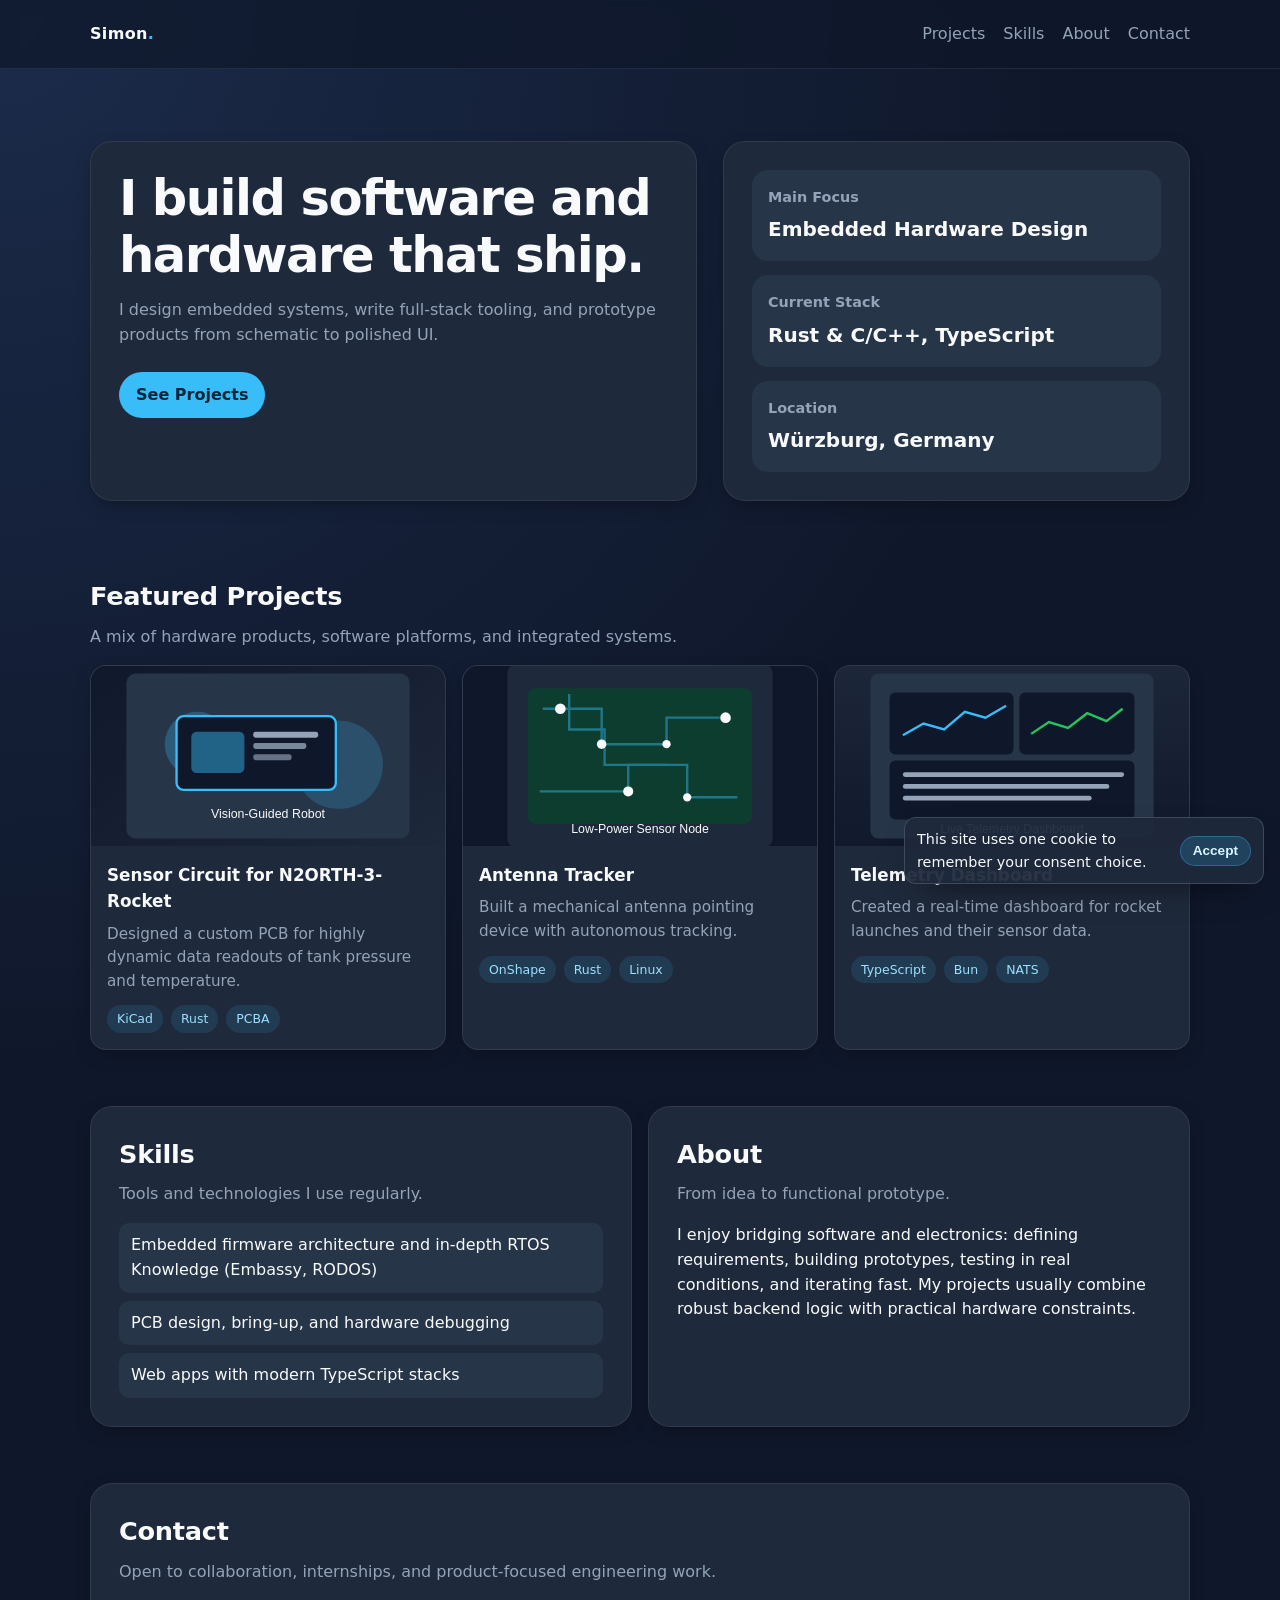
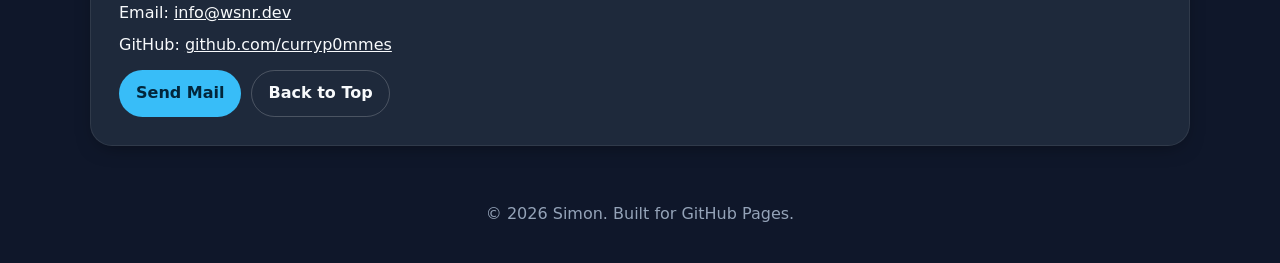
<file: website/index.html>
<!DOCTYPE html>
<html lang="en">
<head>
	<meta charset="UTF-8">
	<meta name="viewport" content="width=device-width, initial-scale=1.0">
	<meta name="description" content="Portfolio of Simon, coding and hardware projects.">
	<title>Simon | Portfolio</title>
	<link rel="stylesheet" href="./css/tokens.css">
	<link rel="stylesheet" href="./css/portfolio.css">
</head>
<body>
	<nav class="top-nav">
		<div class="container nav-inner">
			<div class="brand">Simon<span>.</span></div>
			<div class="nav-links">
				<a href="#projects">Projects</a>
				<a href="#skills">Skills</a>
				<a href="#about">About</a>
				<a href="#contact">Contact</a>
			</div>
		</div>
	</nav>

	<header class="hero container" id="top">
		<div class="hero-grid">
			<section class="panel">
				<h1>I build software and hardware that ship.</h1>
				<p class="tagline">
					I design embedded systems, write full-stack tooling, and prototype products from schematic to polished UI.
				</p>
				<div class="cta-row">
					<a class="btn btn-primary" href="#projects">See Projects</a>
				</div>
			</section>

			<aside class="panel quick-stats" aria-label="Quick stats">
				<div class="stat">
					<h3>Main Focus</h3>
					<p>Embedded Hardware Design</p>
				</div>
				<div class="stat">
					<h3>Current Stack</h3>
					<p>Rust & C/C++, TypeScript</p>
				</div>
				<div class="stat">
					<h3>Location</h3>
					<p>Würzburg, Germany</p>
				</div>
			</aside>
		</div>
	</header>

	<main class="container">
		<section class="section" id="projects">
			<div class="section-head">
				<h2 class="section-title">Featured Projects</h2>
				<p class="section-subtitle">A mix of hardware products, software platforms, and integrated systems.</p>
			</div>

			<div class="projects-grid">
				<article class="project-card">
					<img src="./assets/project-vision.svg" alt="Vision guided robot project preview">
					<div class="project-content">
						<h3>Sensor Circuit for N2ORTH-3-Rocket</h3>
						<p>Designed a custom PCB for highly dynamic data readouts of tank pressure and temperature.</p>
						<div class="chips">
							<span class="chip">KiCad</span>
							<span class="chip">Rust</span>
							<span class="chip">PCBA</span>
						</div>
					</div>
				</article>

				<article class="project-card">
					<img src="./assets/project-pcb.svg" alt="Low power sensor node project preview">
					<div class="project-content">
						<h3>Antenna Tracker</h3>
						<p>Built a mechanical antenna pointing device with autonomous tracking.</p>
						<div class="chips">
							<span class="chip">OnShape</span>
							<span class="chip">Rust</span>
							<span class="chip">Linux</span>
						</div>
					</div>
				</article>

				<article class="project-card">
					<img src="./assets/project-dashboard.svg" alt="Live telemetry dashboard project preview">
					<div class="project-content">
						<h3>Telemetry Dashboard</h3>
						<p>Created a real-time dashboard for rocket launches and their sensor data.</p>
						<div class="chips">
							<span class="chip">TypeScript</span>
							<span class="chip">Bun</span>
							<span class="chip">NATS</span>
						</div>
					</div>
				</article>
			</div>
		</section>

		<section class="section" id="skills">
			<div class="two-col">
				<article class="panel">
					<div class="section-head">
						<h2 class="section-title">Skills</h2>
						<p class="section-subtitle">Tools and technologies I use regularly.</p>
					</div>
					<ul class="list">
						<li>Embedded firmware architecture and in-depth RTOS Knowledge (Embassy, RODOS)</li>
						<li>PCB design, bring-up, and hardware debugging</li>
						<li>Web apps with modern TypeScript stacks</li>
					</ul>
				</article>

				<article class="panel" id="about">
					<div class="section-head">
						<h2 class="section-title">About</h2>
						<p class="section-subtitle">From idea to functional prototype.</p>
					</div>
					<p>
						I enjoy bridging software and electronics: defining requirements, building prototypes, testing in real conditions, and iterating fast.
						My projects usually combine robust backend logic with practical hardware constraints.
					</p>
				</article>
			</div>
		</section>

		<section class="section" id="contact">
			<article class="panel contact-card">
				<div class="section-head">
					<h2 class="section-title">Contact</h2>
					<p class="section-subtitle">Open to collaboration, internships, and product-focused engineering work.</p>
				</div>
				<p>Email: <a href="mailto:info@wsnr.dev">info@wsnr.dev</a></p>
				<p>GitHub: <a href="https://github.com/curryp0mmes" target="_blank" rel="noopener noreferrer">github.com/curryp0mmes</a></p>
				<div class="contact-row">
					<a class="btn btn-primary" href="mailto:hello@example.com">Send Mail</a>
					<a class="btn btn-secondary" href="#top">Back to Top</a>
				</div>
			</article>
		</section>
	</main>

	<footer>
		© <span id="year"></span> Simon. Built for GitHub Pages.
	</footer>

	<div class="cookie-note" id="cookie-note" role="status" aria-live="polite">
		<span>This site uses one cookie to remember your consent choice.</span>
		<button type="button" id="cookie-note-accept" aria-label="Accept cookies">Accept</button>
	</div>

	<script>
		document.getElementById('year').textContent = new Date().getFullYear();
		const cookieNote = document.getElementById('cookie-note');
		const acceptCookieNote = document.getElementById('cookie-note-accept');

		function hasAcceptedCookies() {
			return document.cookie.split('; ').some((entry) => entry.startsWith('cookie_consent=accepted'));
		}

		function setCookieConsent() {
			const maxAge = 60 * 60 * 24 * 365;
			document.cookie = `cookie_consent=accepted; path=/; max-age=${maxAge}; SameSite=Lax`;
		}

		if (!hasAcceptedCookies()) {
			requestAnimationFrame(() => cookieNote.classList.add('is-visible'));
		}

		acceptCookieNote.addEventListener('click', () => {
			setCookieConsent();
			cookieNote.classList.remove('is-visible');
		});
	</script>
</body>
</html>
</file>
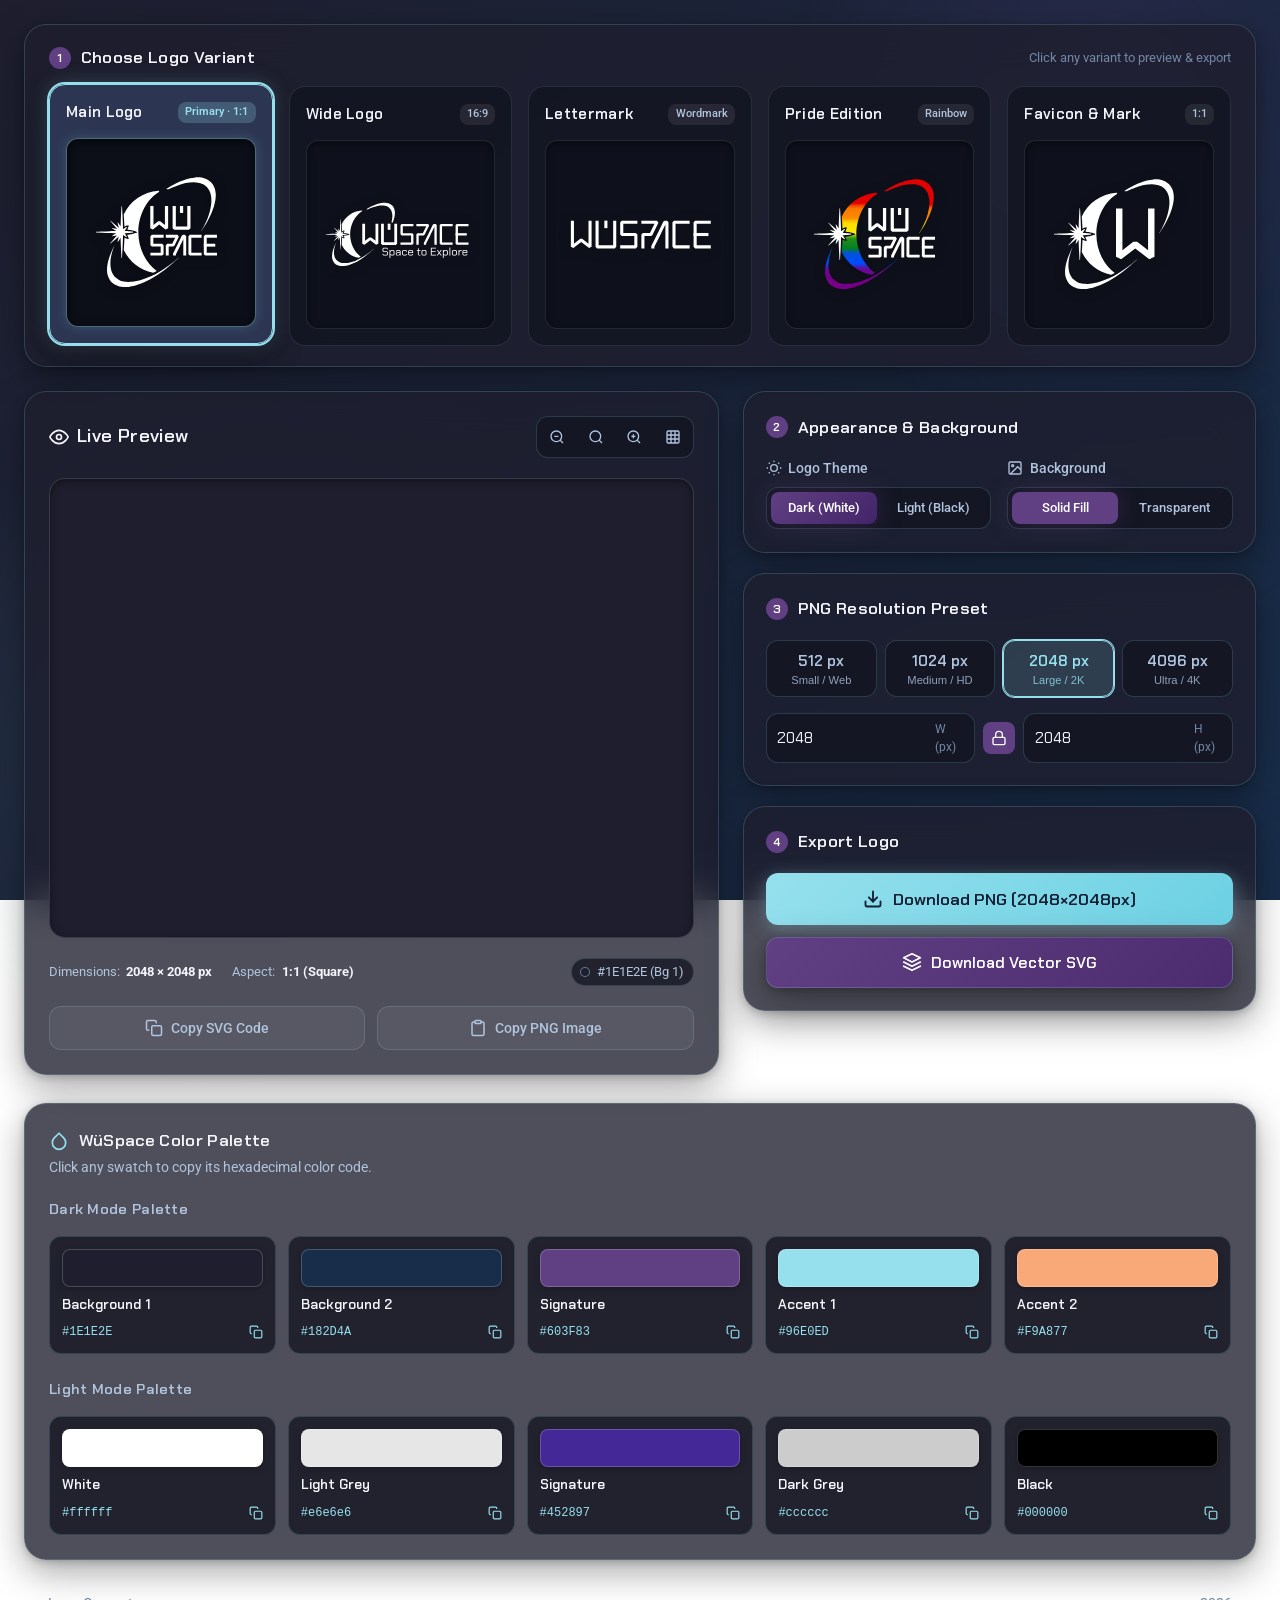
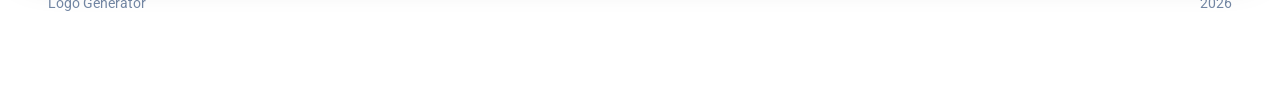
<file: website/logo/index.html>
<!DOCTYPE html>
<html lang="en">
<head>
  <meta charset="UTF-8">
  <meta name="viewport" content="width=device-width, initial-scale=1.0">
  <title>Unofficial WüSpace Logo Generator</title>
  <meta name="description" content="Generate, preview, customize, and export WüSpace vector logos in SVG and high-resolution PNG formats.">
  <link rel="icon" type="image/svg+xml" href="SVG/favicon-white.svg">

  <!-- Google Fonts: Chakra Petch (Semibold for titles) & Roboto (Body & UI) -->
  <link rel="preconnect" href="https://fonts.googleapis.com">
  <link rel="preconnect" href="https://fonts.gstatic.com" crossorigin>
  <link href="https://fonts.googleapis.com/css2?family=Chakra+Petch:ital,wght@0,300;0,400;0,500;0,600;0,700;1,300;1,400;1,500;1,600;1,700&family=Roboto:ital,wght@0,300;0,400;0,500;0,700;1,400&display=swap" rel="stylesheet">

  <!-- Stylesheet -->
  <link rel="stylesheet" href="css/style.css">
</head>
<body>
  <div class="app-container">

    <!-- SECTION 1: 5-Column Variant Selector (Horizontal on Laptop/Desktop) -->
    <section class="variant-selection-section" aria-label="Logo Variant Selection">
      <div class="variant-selection-card">
        <div class="control-card-header">
          <h2 class="section-title">
            <span class="step-badge">1</span>
            Choose Logo Variant
          </h2>
          <span style="font-size: 0.8rem; color: var(--text-muted);">Click any variant to preview & export</span>
        </div>

        <div class="variant-selection-list">
          <!-- 1. Main Logo (Square - Default) -->
          <div class="variant-card active" data-variant="square">
            <div class="variant-card-header">
              <span class="variant-card-title">Main Logo</span>
              <span class="variant-card-badge">Primary · 1:1</span>
            </div>
            <div class="variant-mini-preview"></div>
          </div>

          <!-- 2. Wide Logo -->
          <div class="variant-card" data-variant="wide">
            <div class="variant-card-header">
              <span class="variant-card-title">Wide Logo</span>
              <span class="variant-card-badge">16:9</span>
            </div>
            <div class="variant-mini-preview"></div>
          </div>

          <!-- 4. Lettermark -->
          <div class="variant-card" data-variant="lettermark">
            <div class="variant-card-header">
              <span class="variant-card-title">Lettermark</span>
              <span class="variant-card-badge">Wordmark</span>
            </div>
            <div class="variant-mini-preview"></div>
          </div>

          <!-- 5. Pride Edition -->
          <div class="variant-card" data-variant="pride">
            <div class="variant-card-header">
              <span class="variant-card-title">Pride Edition</span>
              <span class="variant-card-badge">Rainbow</span>
            </div>
            <div class="variant-mini-preview"></div>
          </div>

          <!-- 3. Favicon & Mark -->
          <div class="variant-card" data-variant="favicon">
            <div class="variant-card-header">
              <span class="variant-card-title">Favicon & Mark</span>
              <span class="variant-card-badge">1:1</span>
            </div>
            <div class="variant-mini-preview"></div>
          </div>
          
        </div>
      </div>
    </section>

    <!-- SECTION 2: Main Generator Grid (Preview Stage + Studio Options) -->
    <main class="main-generator-grid">

      <!-- LEFT COLUMN: Live Logo Preview Stage -->
      <section class="preview-stage-container" aria-label="Logo Preview">
        <div class="stage-card">
          <div class="stage-header">
            <div class="stage-title-wrap">
              <h2 class="stage-title">
                <svg width="20" height="20" viewBox="0 0 24 24" fill="none" stroke="currentColor" stroke-width="2" stroke-linecap="round" stroke-linejoin="round">
                  <path d="M1 12s4-8 11-8 11 8 11 8-4 8-11 8-11-8-11-8z"></path>
                  <circle cx="12" cy="12" r="3"></circle>
                </svg>
                Live Preview
              </h2>
            </div>

            <!-- Viewport Controls (Zoom, Grid) -->
            <div class="stage-view-controls">
              <button type="button" class="btn-icon-control" id="btnZoomOut" title="Zoom Out (-)">
                <svg width="16" height="16" viewBox="0 0 24 24" fill="none" stroke="currentColor" stroke-width="2"><circle cx="11" cy="11" r="8"></circle><line x1="21" y1="21" x2="16.65" y2="16.65"></line><line x1="8" y1="11" x2="14" y2="11"></line></svg>
              </button>
              <button type="button" class="btn-icon-control" id="btnZoomReset" title="Reset Zoom (100%)">
                <svg width="16" height="16" viewBox="0 0 24 24" fill="none" stroke="currentColor" stroke-width="2"><circle cx="11" cy="11" r="8"></circle><line x1="21" y1="21" x2="16.65" y2="16.65"></line></svg>
              </button>
              <button type="button" class="btn-icon-control" id="btnZoomIn" title="Zoom In (+)">
                <svg width="16" height="16" viewBox="0 0 24 24" fill="none" stroke="currentColor" stroke-width="2"><circle cx="11" cy="11" r="8"></circle><line x1="21" y1="21" x2="16.65" y2="16.65"></line><line x1="11" y1="8" x2="11" y2="14"></line><line x1="8" y1="11" x2="14" y2="11"></line></svg>
              </button>
              <button type="button" class="btn-icon-control" id="btnToggleGrid" title="Toggle Transparency Checkerboard">
                <svg width="16" height="16" viewBox="0 0 24 24" fill="none" stroke="currentColor" stroke-width="2"><rect x="3" y="3" width="18" height="18" rx="2" ry="2"></rect><line x1="3" y1="9" x2="21" y2="9"></line><line x1="3" y1="15" x2="21" y2="15"></line><line x1="9" y1="3" x2="9" y2="21"></line><line x1="15" y1="3" x2="15" y2="21"></line></svg>
              </button>
            </div>
          </div>

          <!-- The Viewport Stage -->
          <div class="preview-viewport-outer mode-white-bg" id="previewViewport">
            <div class="logo-display-wrapper" id="logoDisplayWrapper">
              <!-- SVG is dynamically inserted here -->
            </div>
          </div>

          <!-- Metadata & Specifications Bar -->
          <div class="stage-meta-footer">
            <div class="meta-info-group">
              <div class="meta-item">
                <span>Dimensions:</span>
                <strong id="metaDimensions">2048 × 2048 px</strong>
              </div>
              <div class="meta-item">
                <span>Aspect:</span>
                <strong id="metaRatio">1:1 (Square)</strong>
              </div>
            </div>
            <div class="meta-info-group">
              <div class="color-indicator-pill">
                <span class="color-dot" id="metaBgDot" style="background-color: #1E1E2E;"></span>
                <span id="metaBgColor">#1E1E2E (Bg 1)</span>
              </div>
            </div>
          </div>

          <!-- Quick Actions Bar Below Stage -->
          <div class="stage-quick-actions">
            <button type="button" class="btn-ghost-action" id="btnCopySvg" title="Copy clean SVG XML markup to clipboard">
              <svg width="18" height="18" viewBox="0 0 24 24" fill="none" stroke="currentColor" stroke-width="2" stroke-linecap="round" stroke-linejoin="round">
                <rect x="9" y="9" width="13" height="13" rx="2" ry="2"></rect>
                <path d="M5 15H4a2 2 0 0 1-2-2V4a2 2 0 0 1 2-2h9a2 2 0 0 1 2 2v1"></path>
              </svg>
              Copy SVG Code
            </button>
            <button type="button" class="btn-ghost-action" id="btnCopyPng" title="Copy PNG image blob to clipboard">
              <svg width="18" height="18" viewBox="0 0 24 24" fill="none" stroke="currentColor" stroke-width="2" stroke-linecap="round" stroke-linejoin="round">
                <path d="M16 4h2a2 2 0 0 1 2 2v14a2 2 0 0 1-2 2H6a2 2 0 0 1-2-2V6a2 2 0 0 1 2-2h2"></path>
                <rect x="8" y="2" width="8" height="4" rx="1" ry="1"></rect>
              </svg>
              Copy PNG Image
            </button>
          </div>
        </div>
      </section>

      <!-- RIGHT COLUMN: Options & Export Studio -->
      <section class="controls-panel-container" aria-label="Logo Options">

        <!-- 2. Toggles: Theme & Background -->
        <div class="control-card">
          <div class="control-card-header">
            <h2 class="section-title">
              <span class="step-badge">2</span>
              Appearance & Background
            </h2>
          </div>

          <div class="toggles-row">
            <!-- Theme Toggle -->
            <div class="toggle-group-block">
              <label class="toggle-label">
                <svg width="16" height="16" viewBox="0 0 24 24" fill="none" stroke="currentColor" stroke-width="2"><circle cx="12" cy="12" r="5"></circle><line x1="12" y1="1" x2="12" y2="3"></line><line x1="12" y1="21" x2="12" y2="23"></line><line x1="4.22" y1="4.22" x2="5.64" y2="5.64"></line><line x1="18.36" y1="18.36" x2="19.78" y2="19.78"></line><line x1="1" y1="12" x2="3" y2="12"></line><line x1="21" y1="12" x2="23" y2="12"></line><line x1="4.22" y1="19.78" x2="5.64" y2="18.36"></line><line x1="18.36" y1="5.64" x2="19.78" y2="4.22"></line></svg>
                Logo Theme
              </label>
              <div class="segmented-control" role="radiogroup" aria-label="Logo Theme">
                <button type="button" class="btn-segment active" data-theme-option="white" title="Dark mode logo with white elements">
                  <span>Dark (White)</span>
                </button>
                <button type="button" class="btn-segment" data-theme-option="black" title="Light mode logo with black elements">
                  <span>Light (Black)</span>
                </button>
              </div>
            </div>

            <!-- Background Toggle -->
            <div class="toggle-group-block">
              <label class="toggle-label">
                <svg width="16" height="16" viewBox="0 0 24 24" fill="none" stroke="currentColor" stroke-width="2"><rect x="3" y="3" width="18" height="18" rx="2" ry="2"></rect><circle cx="8.5" cy="8.5" r="1.5"></circle><polyline points="21 15 16 10 5 21"></polyline></svg>
                Background
              </label>
              <div class="segmented-control" role="radiogroup" aria-label="Background Type">
                <button type="button" class="btn-segment active" data-bg-option="solid" title="Solid background fill (#1E1E2E for white / #FFFFFF for black)">
                  <span>Solid Fill</span>
                </button>
                <button type="button" class="btn-segment" data-bg-option="transparent" title="Transparent background">
                  <span>Transparent</span>
                </button>
              </div>
            </div>
          </div>
        </div>

        <!-- 3. Resolution & PNG Sizing -->
        <div class="control-card">
          <div class="control-card-header">
            <h2 class="section-title">
              <span class="step-badge">3</span>
              PNG Resolution Preset
            </h2>
          </div>

          <div class="size-selector-block">
            <div class="size-chips-grid" id="sizeChipsGrid">
              <button type="button" class="btn-size-chip" data-size="512">
                <span class="chip-dimension">512 px</span>
                <span class="chip-label">Small / Web</span>
              </button>
              <button type="button" class="btn-size-chip" data-size="1024">
                <span class="chip-dimension">1024 px</span>
                <span class="chip-label">Medium / HD</span>
              </button>
              <button type="button" class="btn-size-chip active" data-size="2048">
                <span class="chip-dimension">2048 px</span>
                <span class="chip-label">Large / 2K</span>
              </button>
              <button type="button" class="btn-size-chip" data-size="4096">
                <span class="chip-dimension">4096 px</span>
                <span class="chip-label">Ultra / 4K</span>
              </button>
            </div>

            <!-- Custom Size Input Row -->
            <div class="custom-size-row">
              <div class="custom-input-group">
                <input type="number" id="customWidthInput" min="32" max="10000" step="10" placeholder="Width" value="2048">
                <span class="unit">W (px)</span>
              </div>
              <div class="lock-ratio-indicator">
                <button type="button" class="btn-icon-control active" id="lockRatioBtn" title="Lock Aspect Ratio">
                  <svg width="16" height="16" viewBox="0 0 24 24" fill="none" stroke="currentColor" stroke-width="2"><rect x="3" y="11" width="18" height="11" rx="2" ry="2"></rect><path d="M7 11V7a5 5 0 0 1 10 0v4"></path></svg>
                </button>
              </div>
              <div class="custom-input-group">
                <input type="number" id="customHeightInput" min="32" max="10000" step="10" placeholder="Height" value="2048">
                <span class="unit">H (px)</span>
              </div>
            </div>
          </div>
        </div>

        <!-- 4. Export Buttons Center -->
        <div class="control-card">
          <div class="control-card-header">
            <h2 class="section-title">
              <span class="step-badge">4</span>
              Export Logo
            </h2>
          </div>

          <div class="export-buttons-group">
            <button type="button" class="btn-primary-export" id="btnDownloadPng">
              <svg width="20" height="20" viewBox="0 0 24 24" fill="none" stroke="currentColor" stroke-width="2.2" stroke-linecap="round" stroke-linejoin="round">
                <path d="M21 15v4a2 2 0 0 1-2 2H5a2 2 0 0 1-2-2v-4"></path>
                <polyline points="7 10 12 15 17 10"></polyline>
                <line x1="12" y1="15" x2="12" y2="3"></line>
              </svg>
              Download PNG (2048×2048px)
            </button>

            <button type="button" class="btn-secondary-export" id="btnDownloadSvg">
              <svg width="20" height="20" viewBox="0 0 24 24" fill="none" stroke="currentColor" stroke-width="2" stroke-linecap="round" stroke-linejoin="round">
                <polygon points="12 2 2 7 12 12 22 7 12 2"></polygon>
                <polyline points="2 17 12 22 22 17"></polyline>
                <polyline points="2 12 12 17 22 12"></polyline>
              </svg>
              Download Vector SVG
            </button>
          </div>
        </div>

      </section>
    </main>

    <!-- Bottom: Brand Color Palette Showcase & Inspector -->
    <section class="brand-palette-card" aria-label="Brand Color Palette">
      <div class="palette-header">
        <h2 class="section-title">
          <svg width="20" height="20" viewBox="0 0 24 24" fill="none" stroke="currentColor" stroke-width="2" stroke-linecap="round" stroke-linejoin="round">
            <path d="M12 2.69l5.66 5.66a8 8 0 1 1-11.31 0z"></path>
          </svg>
          WüSpace Color Palette
        </h2>
        <p style="font-size: 0.85rem; color: var(--text-sub); margin-top: 0.25rem;">
          Click any swatch to copy its hexadecimal color code.
        </p>
      </div>

      <!-- Dark Mode Colors Group -->
      <div class="palette-group" style="margin-top: 1.25rem;">
        <h3 class="palette-group-title">Dark Mode Palette</h3>
        <div class="palette-chips-grid">
          <!-- 1. Background 1 -->
          <div class="color-swatch-chip" onclick="copyColorHex('#1E1E2E', 'Dark Background 1')" title="Click to copy #1E1E2E">
            <div class="color-sample" style="background-color: #1E1E2E;"></div>
            <span class="color-name">Background 1</span>
            <div class="color-hex">
              <code>#1E1E2E</code>
              <svg width="14" height="14" viewBox="0 0 24 24" fill="none" stroke="currentColor" stroke-width="2"><rect x="9" y="9" width="13" height="13" rx="2" ry="2"></rect><path d="M5 15H4a2 2 0 0 1-2-2V4a2 2 0 0 1 2-2h9a2 2 0 0 1 2 2v1"></path></svg>
            </div>
          </div>

          <!-- 2. Background 2 -->
          <div class="color-swatch-chip" onclick="copyColorHex('#182D4A', 'Dark Background 2')" title="Click to copy #182D4A">
            <div class="color-sample" style="background-color: #182D4A;"></div>
            <span class="color-name">Background 2</span>
            <div class="color-hex">
              <code>#182D4A</code>
              <svg width="14" height="14" viewBox="0 0 24 24" fill="none" stroke="currentColor" stroke-width="2"><rect x="9" y="9" width="13" height="13" rx="2" ry="2"></rect><path d="M5 15H4a2 2 0 0 1-2-2V4a2 2 0 0 1 2-2h9a2 2 0 0 1 2 2v1"></path></svg>
            </div>
          </div>

          <!-- 3. Signature -->
          <div class="color-swatch-chip" onclick="copyColorHex('#603F83', 'Dark Signature')" title="Click to copy #603F83">
            <div class="color-sample" style="background-color: #603F83;"></div>
            <span class="color-name">Signature</span>
            <div class="color-hex">
              <code>#603F83</code>
              <svg width="14" height="14" viewBox="0 0 24 24" fill="none" stroke="currentColor" stroke-width="2"><rect x="9" y="9" width="13" height="13" rx="2" ry="2"></rect><path d="M5 15H4a2 2 0 0 1-2-2V4a2 2 0 0 1 2-2h9a2 2 0 0 1 2 2v1"></path></svg>
            </div>
          </div>

          <!-- 4. Accent 1 -->
          <div class="color-swatch-chip" onclick="copyColorHex('#96E0ED', 'Dark Accent 1')" title="Click to copy #96E0ED">
            <div class="color-sample" style="background-color: #96E0ED;"></div>
            <span class="color-name">Accent 1</span>
            <div class="color-hex">
              <code>#96E0ED</code>
              <svg width="14" height="14" viewBox="0 0 24 24" fill="none" stroke="currentColor" stroke-width="2"><rect x="9" y="9" width="13" height="13" rx="2" ry="2"></rect><path d="M5 15H4a2 2 0 0 1-2-2V4a2 2 0 0 1 2-2h9a2 2 0 0 1 2 2v1"></path></svg>
            </div>
          </div>

          <!-- 5. Accent 2 -->
          <div class="color-swatch-chip" onclick="copyColorHex('#F9A877', 'Dark Accent 2')" title="Click to copy #F9A877">
            <div class="color-sample" style="background-color: #F9A877;"></div>
            <span class="color-name">Accent 2</span>
            <div class="color-hex">
              <code>#F9A877</code>
              <svg width="14" height="14" viewBox="0 0 24 24" fill="none" stroke="currentColor" stroke-width="2"><rect x="9" y="9" width="13" height="13" rx="2" ry="2"></rect><path d="M5 15H4a2 2 0 0 1-2-2V4a2 2 0 0 1 2-2h9a2 2 0 0 1 2 2v1"></path></svg>
            </div>
          </div>
        </div>
      </div>

      <!-- Light Mode Colors Group -->
      <div class="palette-group" style="margin-top: 1.5rem;">
        <h3 class="palette-group-title">Light Mode Palette</h3>
        <div class="palette-chips-grid">
          <!-- 1. BG -->
          <div class="color-swatch-chip" onclick="copyColorHex('#ffffff', 'Light BG')" title="Click to copy #ffffff">
            <div class="color-sample" style="background-color: #ffffff;"></div>
            <span class="color-name">White</span>
            <div class="color-hex">
              <code>#ffffff</code>
              <svg width="14" height="14" viewBox="0 0 24 24" fill="none" stroke="currentColor" stroke-width="2"><rect x="9" y="9" width="13" height="13" rx="2" ry="2"></rect><path d="M5 15H4a2 2 0 0 1-2-2V4a2 2 0 0 1 2-2h9a2 2 0 0 1 2 2v1"></path></svg>
            </div>
          </div>

          <!-- 2. BG 2 -->
          <div class="color-swatch-chip" onclick="copyColorHex('#e6e6e6', 'Light BG 2')" title="Click to copy #e6e6e6">
            <div class="color-sample" style="background-color: #e6e6e6;"></div>
            <span class="color-name">Light Grey</span>
            <div class="color-hex">
              <code>#e6e6e6</code>
              <svg width="14" height="14" viewBox="0 0 24 24" fill="none" stroke="currentColor" stroke-width="2"><rect x="9" y="9" width="13" height="13" rx="2" ry="2"></rect><path d="M5 15H4a2 2 0 0 1-2-2V4a2 2 0 0 1 2-2h9a2 2 0 0 1 2 2v1"></path></svg>
            </div>
          </div>

          <!-- 3. Accent -->
          <div class="color-swatch-chip" onclick="copyColorHex('#452897', 'Light Accent')" title="Click to copy #452897">
            <div class="color-sample" style="background-color: #452897;"></div>
            <span class="color-name">Signature</span>
            <div class="color-hex">
              <code>#452897</code>
              <svg width="14" height="14" viewBox="0 0 24 24" fill="none" stroke="currentColor" stroke-width="2"><rect x="9" y="9" width="13" height="13" rx="2" ry="2"></rect><path d="M5 15H4a2 2 0 0 1-2-2V4a2 2 0 0 1 2-2h9a2 2 0 0 1 2 2v1"></path></svg>
            </div>
          </div>

          <!-- 4. Highlight 1 -->
          <div class="color-swatch-chip" onclick="copyColorHex('#cccccc', 'Highlight 1')" title="Click to copy #cccccc">
            <div class="color-sample" style="background-color: #cccccc;"></div>
            <span class="color-name">Dark Grey</span>
            <div class="color-hex">
              <code>#cccccc</code>
              <svg width="14" height="14" viewBox="0 0 24 24" fill="none" stroke="currentColor" stroke-width="2"><rect x="9" y="9" width="13" height="13" rx="2" ry="2"></rect><path d="M5 15H4a2 2 0 0 1-2-2V4a2 2 0 0 1 2-2h9a2 2 0 0 1 2 2v1"></path></svg>
            </div>
          </div>

          <!-- 5. Highlight 2 -->
          <div class="color-swatch-chip" onclick="copyColorHex('#000000', 'Highlight 2')" title="Click to copy #000000">
            <div class="color-sample" style="background-color: #000000;"></div>
            <span class="color-name">Black</span>
            <div class="color-hex">
              <code>#000000</code>
              <svg width="14" height="14" viewBox="0 0 24 24" fill="none" stroke="currentColor" stroke-width="2"><rect x="9" y="9" width="13" height="13" rx="2" ry="2"></rect><path d="M5 15H4a2 2 0 0 1-2-2V4a2 2 0 0 1 2-2h9a2 2 0 0 1 2 2v1"></path></svg>
            </div>
          </div>
        </div>
      </div>
    </section>

    <!-- Footer -->
    <footer class="app-footer">
      <div class="footer-content">
        <div>
          <!-- <strong>WüSpace e.V.</strong> · --> Logo Generator
        </div>
        <div>
          <!-- Contribute and open PRs on
          <a href="https://github.com/wuespace/logo-generator" target="_blank" rel="noopener noreferrer">GitHub — wuespace</a> -->
          2026
        </div>
      </div>
    </footer>

  </div>

  <!-- Toast Notification Stack -->
  <div class="toast-container" id="toastContainer" aria-live="polite"></div>

  <!-- Scripts -->
  <script src="js/svg-data.js"></script>
  <script src="js/app.js"></script>
</body>
</html>
</file>
<file: website/css/tokens.css>
:root {
    --bg-color: #0f172a;
    --surface-1: #1e293b;
    --surface-2: #273549;
    --text-main: #f8fafc;
    --text-muted: #94a3b8;
    --accent-glow: #38bdf8;

    --success: #22c55e;
    --warning: #f59e0b;
    --danger: #ef4444;

    --radius-sm: 10px;
    --radius-md: 16px;
    --radius-lg: 22px;

    --shadow-1: 0 6px 20px -8px rgba(0, 0, 0, 0.5);
    --shadow-2: 0 14px 36px -18px rgba(0, 0, 0, 0.65);
    --focus-ring: 0 0 0 3px rgba(56, 189, 248, 0.28);
}
</file>
<file: website/css/portfolio.css>
* {
    box-sizing: border-box;
}

html {
    scroll-behavior: smooth;
}

body {
    margin: 0;
    font-family: Inter, system-ui, -apple-system, BlinkMacSystemFont, "Segoe UI", sans-serif;
    background: radial-gradient(circle at 0% 0%, #1b2b4a 0%, var(--bg-color) 48%);
    color: var(--text-main);
    line-height: 1.55;
}

a {
    color: inherit;
}

.container {
    width: min(1100px, calc(100% - 40px));
    margin: 0 auto;
}

.top-nav {
    position: sticky;
    top: 0;
    z-index: 50;
    backdrop-filter: blur(8px);
    background: rgba(15, 23, 42, 0.7);
    border-bottom: 1px solid rgba(255, 255, 255, 0.08);
}

.nav-inner {
    display: flex;
    align-items: center;
    justify-content: space-between;
    min-height: 68px;
}

.brand {
    font-weight: 700;
    letter-spacing: 0.02em;
}

.brand span {
    color: var(--accent-glow);
}

.nav-links {
    display: flex;
    gap: 18px;
}

.nav-links a {
    text-decoration: none;
    color: var(--text-muted);
    font-weight: 500;
}

.nav-links a:hover,
.nav-links a:focus-visible {
    color: var(--text-main);
    outline: none;
}

.hero {
    padding: 72px 0 48px;
}

.hero-grid {
    display: grid;
    grid-template-columns: 1.3fr 1fr;
    gap: 26px;
    align-items: stretch;
}

.panel {
    background: var(--surface-1);
    border-radius: var(--radius-lg);
    border: 1px solid rgba(255, 255, 255, 0.08);
    box-shadow: var(--shadow-1);
    padding: 28px;
}

.hero h1 {
    margin: 0;
    font-size: clamp(2rem, 4vw, 3.1rem);
    line-height: 1.15;
    letter-spacing: -0.03em;
}

.tagline {
    color: var(--text-muted);
    margin: 14px 0 24px;
    max-width: 54ch;
}

.cta-row {
    display: flex;
    gap: 12px;
    flex-wrap: wrap;
}

.btn {
    text-decoration: none;
    display: inline-flex;
    align-items: center;
    justify-content: center;
    padding: 10px 16px;
    border-radius: 999px;
    font-weight: 600;
    border: 1px solid transparent;
    transition: 0.2s ease;
}

.btn-primary {
    background: var(--accent-glow);
    color: #02263b;
}

.btn-primary:hover,
.btn-primary:focus-visible {
    transform: translateY(-1px);
    box-shadow: var(--focus-ring);
}

.btn-secondary {
    border-color: rgba(255, 255, 255, 0.2);
    color: var(--text-main);
}

.btn-secondary:hover,
.btn-secondary:focus-visible {
    border-color: var(--accent-glow);
}

.quick-stats {
    display: grid;
    gap: 14px;
}

.stat {
    background: var(--surface-2);
    border-radius: var(--radius-md);
    padding: 16px;
}

.stat h3 {
    margin: 0;
    font-size: 0.9rem;
    color: var(--text-muted);
    font-weight: 600;
}

.stat p {
    margin: 6px 0 0;
    font-weight: 700;
    font-size: 1.25rem;
}

.section {
    padding: 28px 0;
}

.section-head {
    margin-bottom: 16px;
}

.section-title {
    margin: 0;
    font-size: 1.6rem;
    letter-spacing: -0.01em;
}

.section-subtitle {
    margin: 8px 0 0;
    color: var(--text-muted);
}

.projects-grid {
    display: grid;
    grid-template-columns: repeat(3, minmax(0, 1fr));
    gap: 16px;
}

.project-card {
    overflow: hidden;
    border-radius: var(--radius-md);
    background: var(--surface-1);
    border: 1px solid rgba(255, 255, 255, 0.08);
    box-shadow: var(--shadow-1);
    display: flex;
    flex-direction: column;
}

.project-card img {
    width: 100%;
    height: 180px;
    object-fit: cover;
    display: block;
}

.project-content {
    padding: 16px;
}

.project-content h3 {
    margin: 0;
    font-size: 1.05rem;
}

.project-content p {
    margin: 8px 0 0;
    color: var(--text-muted);
    font-size: 0.95rem;
}

.chips {
    display: flex;
    gap: 8px;
    flex-wrap: wrap;
    margin-top: 12px;
}

.chip {
    padding: 4px 10px;
    border-radius: 999px;
    font-size: 0.78rem;
    background: rgba(56, 189, 248, 0.12);
    color: #9ddfff;
}

.two-col {
    display: grid;
    grid-template-columns: 1fr 1fr;
    gap: 16px;
}

.list {
    list-style: none;
    padding: 0;
    margin: 0;
    display: grid;
    gap: 8px;
}

.list li {
    padding: 10px 12px;
    border-radius: var(--radius-sm);
    background: var(--surface-2);
}

.contact-card p {
    margin: 8px 0;
}

.contact-row {
    display: flex;
    gap: 10px;
    flex-wrap: wrap;
    margin-top: 12px;
}

footer {
    color: var(--text-muted);
    text-align: center;
    padding: 28px 0 36px;
}

.cookie-note {
    position: fixed;
    right: 16px;
    bottom: 16px;
    z-index: 100;
    display: flex;
    align-items: center;
    gap: 10px;
    max-width: min(360px, calc(100% - 24px));
    padding: 10px 12px;
    border-radius: 12px;
    background: rgba(30, 41, 59, 0.94);
    border: 1px solid rgba(148, 163, 184, 0.28);
    color: var(--text-main);
    font-size: 0.9rem;
    box-shadow: var(--shadow-2);
    opacity: 0;
    transform: translateY(16px);
    transition: opacity 0.22s ease, transform 0.22s ease;
}

.cookie-note.is-visible {
    opacity: 1;
    transform: translateY(0);
}

.cookie-note button {
    appearance: none;
    border: 1px solid rgba(56, 189, 248, 0.35);
    padding: 6px 12px;
    border-radius: 999px;
    background: rgba(56, 189, 248, 0.18);
    color: #d9f5ff;
    line-height: 1.2;
    font-size: 0.85rem;
    font-weight: 600;
    cursor: pointer;
    flex-shrink: 0;
}

a:focus-visible,
button:focus-visible {
    outline: none;
    box-shadow: var(--focus-ring);
}

@media (max-width: 920px) {
    .hero-grid,
    .projects-grid,
    .two-col {
        grid-template-columns: 1fr;
    }

    .top-nav {
        position: static;
    }
}

@media (max-width: 540px) {
    .nav-inner {
        flex-direction: column;
        align-items: flex-start;
        gap: 8px;
        padding: 10px 0;
    }

    .hero {
        padding-top: 38px;
    }

    .panel {
        padding: 20px;
    }

    .cookie-note {
        right: 12px;
        left: 12px;
        max-width: none;
    }
}
</file>
<file: website/logo/css/style.css>
/* ==========================================================================
   WüSpace Logo Generator - Modern Design System
   ========================================================================== */

:root {
  /* Core Brand Palette */
  --bg-1: #1E1E2E;
  --bg-2: #182D4A;
  --signature: #603F83;
  --accent-1: #96E0ED;
  --accent-2: #F9A877;

  /* Derived Tone Variables */
  --bg-darker: #131420;
  --bg-card: rgba(30, 30, 46, 0.78);
  --bg-card-hover: rgba(40, 46, 70, 0.85);
  --bg-card-active: rgba(46, 56, 86, 0.95);
  --bg-input: rgba(19, 20, 32, 0.75);
  --border-light: rgba(150, 224, 237, 0.18);
  --border-signature: rgba(96, 63, 131, 0.45);
  --border-focus: #96E0ED;
  
  --text-main: #F3F5FA;
  --text-sub: #B0C4DE;
  --text-muted: #7387A4;

  /* Fonts */
  --font-title: 'Chakra Petch', -apple-system, BlinkMacSystemFont, 'Segoe UI', Roboto, sans-serif;
  --font-body: 'Roboto', -apple-system, BlinkMacSystemFont, 'Segoe UI', sans-serif;

  /* Shadows & Glows */
  --glow-accent-1: 0 0 20px rgba(150, 224, 237, 0.25);
  --glow-signature: 0 0 24px rgba(96, 63, 131, 0.35);
  --shadow-card: 0 12px 36px rgba(0, 0, 0, 0.35), 0 2px 8px rgba(0, 0, 0, 0.2);
  --shadow-preview: 0 20px 50px rgba(0, 0, 0, 0.5);

  /* Radii */
  --radius-sm: 8px;
  --radius-md: 12px;
  --radius-lg: 16px;
  --radius-xl: 22px;
  --radius-full: 9999px;

  /* Transitions */
  --transition-fast: 0.15s ease;
  --transition-normal: 0.25s cubic-bezier(0.2, 0.8, 0.2, 1);
  --transition-smooth: 0.4s cubic-bezier(0.16, 1, 0.3, 1);
}

/* Reset & Base Setup */
*, *::before, *::after {
  box-sizing: border-box;
  margin: 0;
  padding: 0;
}

html {
  font-size: 16px;
  scroll-behavior: smooth;
  min-height: 100%;
  background-color: var(--bg-1);
  background: linear-gradient(135deg, var(--bg-1) 0%, var(--bg-2) 100%) no-repeat fixed;
  background-size: cover;
}

body {
  font-family: var(--font-body);
  color: var(--text-main);
  background-color: var(--bg-1);
  background: linear-gradient(135deg, var(--bg-1) 0%, var(--bg-2) 100%) no-repeat fixed;
  background-size: cover;
  min-height: 100vh;
  position: relative;
  overflow-x: hidden;
  line-height: 1.5;
  display: flex;
  flex-direction: column;
}

/* Ambient Cosmic Background Effects */
body::before {
  content: "";
  position: fixed;
  top: -15vw;
  right: -10vw;
  width: 50vw;
  height: 50vw;
  border-radius: 50%;
  background: radial-gradient(circle, rgba(96, 63, 131, 0.22) 0%, rgba(96, 63, 131, 0) 70%);
  pointer-events: none;
  z-index: 0;
}

body::after {
  content: "";
  position: fixed;
  bottom: -15vw;
  left: -10vw;
  width: 55vw;
  height: 55vw;
  border-radius: 50%;
  background: radial-gradient(circle, rgba(150, 224, 237, 0.12) 0%, rgba(24, 45, 74, 0) 70%);
  pointer-events: none;
  z-index: 0;
}

/* Typography Titles Hierarchy */
h1, h2, h3, h4, h5, h6,
.title-font,
.variant-card-title,
.section-title,
.navbar-brand-title {
  font-family: var(--font-title);
  font-weight: 600;
  letter-spacing: 0.02em;
  color: var(--text-main);
}

a {
  color: var(--accent-1);
  text-decoration: none;
  transition: color var(--transition-fast);
}

a:hover {
  color: #c0f1fb;
}

/* Container */
.app-container {
  position: relative;
  z-index: 1;
  width: 100%;
  max-width: 1480px;
  margin: 0 auto;
  padding: 1.5rem 1.5rem 3rem 1.5rem;
  display: flex;
  flex-direction: column;
  flex: 1;
}

/* ==========================================================================
   Full-Width Variant Selector Row (5 cards across laptop screens)
   ========================================================================== */
.variant-selection-section {
  margin-bottom: 1.5rem;
}

.variant-selection-card {
  background: var(--bg-card);
  backdrop-filter: blur(20px);
  -webkit-backdrop-filter: blur(20px);
  border: 1px solid var(--border-light);
  border-radius: var(--radius-xl);
  box-shadow: var(--shadow-card);
  padding: 1.25rem 1.5rem;
  display: flex;
  flex-direction: column;
  gap: 1rem;
}

.variant-selection-list {
  display: grid;
  grid-template-columns: repeat(5, 1fr);
  gap: 1rem;
}

@media (max-width: 1024px) {
  .variant-selection-list {
    grid-template-columns: repeat(3, 1fr);
  }
}

@media (max-width: 640px) {
  .variant-selection-list {
    grid-template-columns: repeat(2, 1fr);
  }
}

@media (max-width: 440px) {
  .variant-selection-list {
    grid-template-columns: 1fr;
  }
}

.variant-card {
  position: relative;
  background: var(--bg-input);
  border: 1.5px solid rgba(150, 224, 237, 0.12);
  border-radius: var(--radius-lg);
  padding: 1rem;
  cursor: pointer;
  display: flex;
  flex-direction: column;
  justify-content: space-between;
  gap: 0.85rem;
  min-height: 260px;
  transition: all var(--transition-normal);
  user-select: none;
}

.variant-card:hover {
  background: var(--bg-card-hover);
  border-color: rgba(150, 224, 237, 0.4);
  transform: translateY(-3px);
  box-shadow: 0 8px 24px rgba(0, 0, 0, 0.35), var(--glow-accent-1);
}

.variant-card.active {
  background: var(--bg-card-active);
  border-color: var(--accent-1);
  box-shadow: 0 0 0 2px var(--accent-1), var(--glow-accent-1), 0 10px 30px rgba(0, 0, 0, 0.45);
  transform: translateY(-2px);
}

.variant-card-header {
  display: flex;
  align-items: center;
  justify-content: space-between;
  gap: 0.4rem;
}

.variant-card-title {
  font-size: 0.95rem;
  color: var(--text-main);
  white-space: nowrap;
  overflow: hidden;
  text-overflow: ellipsis;
}

.variant-card-badge {
  font-size: 0.68rem;
  font-weight: 500;
  padding: 0.15rem 0.45rem;
  border-radius: var(--radius-sm);
  background: rgba(255, 255, 255, 0.08);
  color: var(--text-sub);
  flex-shrink: 0;
}

.variant-card.active .variant-card-badge {
  background: rgba(150, 224, 237, 0.22);
  color: var(--accent-1);
  font-weight: 600;
}

/* Square Mini-Preview Box */
.variant-mini-preview {
  width: 100%;
  aspect-ratio: 1 / 1;
  display: flex;
  align-items: center;
  justify-content: center;
  background: rgba(15, 17, 28, 0.85);
  border: 1px solid rgba(150, 224, 237, 0.12);
  border-radius: var(--radius-md);
  padding: 0.85rem;
  overflow: hidden;
  box-shadow: inset 0 2px 8px rgba(0, 0, 0, 0.45);
  transition: all var(--transition-fast);
}

.variant-card:hover .variant-mini-preview {
  border-color: rgba(150, 224, 237, 0.3);
  background: rgba(15, 17, 28, 0.95);
}

.variant-card.active .variant-mini-preview {
  border-color: rgba(150, 224, 237, 0.45);
  background: rgba(12, 14, 24, 0.98);
  box-shadow: inset 0 2px 10px rgba(0, 0, 0, 0.6), 0 0 12px rgba(150, 224, 237, 0.18);
}

.variant-mini-preview svg {
  max-width: 100%;
  max-height: 100%;
  width: auto;
  height: auto;
  display: block;
  filter: drop-shadow(0 2px 6px rgba(0, 0, 0, 0.3));
}

/* ==========================================================================
   Main Two-Column Grid: Preview Stage + Controls Studio
   ========================================================================== */
.main-generator-grid {
  display: grid;
  grid-template-columns: 1.15fr 0.85fr;
  gap: 1.5rem;
  align-items: start;
}

@media (max-width: 980px) {
  .main-generator-grid {
    grid-template-columns: 1fr;
  }
}

/* ==========================================================================
   Left Column: Preview Stage
   ========================================================================== */
.preview-stage-container {
  display: flex;
  flex-direction: column;
  gap: 1.25rem;
  position: sticky;
  top: 1.5rem;
}

.stage-card {
  background: var(--bg-card);
  backdrop-filter: blur(20px);
  -webkit-backdrop-filter: blur(20px);
  border: 1px solid var(--border-light);
  border-radius: var(--radius-xl);
  box-shadow: var(--shadow-card);
  padding: 1.5rem;
  display: flex;
  flex-direction: column;
  gap: 1.25rem;
  position: relative;
  overflow: hidden;
}

.stage-header {
  display: flex;
  align-items: center;
  justify-content: space-between;
  flex-wrap: wrap;
  gap: 0.75rem;
}

.stage-title-wrap {
  display: flex;
  align-items: center;
  gap: 0.75rem;
}

.stage-title {
  font-size: 1.15rem;
  display: flex;
  align-items: center;
  gap: 0.5rem;
}

.stage-tag-badge {
  font-size: 0.75rem;
  font-weight: 500;
  padding: 0.2rem 0.6rem;
  background: rgba(249, 168, 119, 0.15);
  color: var(--accent-2);
  border: 1px solid rgba(249, 168, 119, 0.35);
  border-radius: var(--radius-full);
}

.stage-view-controls {
  display: flex;
  align-items: center;
  gap: 0.4rem;
  background: var(--bg-input);
  padding: 0.25rem;
  border-radius: var(--radius-md);
  border: 1px solid var(--border-light);
}

.btn-icon-control {
  width: 32px;
  height: 32px;
  display: inline-flex;
  align-items: center;
  justify-content: center;
  background: transparent;
  border: none;
  border-radius: var(--radius-sm);
  color: var(--text-sub);
  cursor: pointer;
  transition: all var(--transition-fast);
}

.btn-icon-control:hover {
  background: rgba(150, 224, 237, 0.15);
  color: var(--accent-1);
}

.btn-icon-control.active {
  background: var(--signature);
  color: #ffffff;
}

/* The Canvas / Stage Viewport */
.preview-viewport-outer {
  position: relative;
  width: 100%;
  min-height: 420px;
  height: 460px;
  border-radius: var(--radius-lg);
  border: 1px solid rgba(255, 255, 255, 0.12);
  display: flex;
  align-items: center;
  justify-content: center;
  overflow: hidden;
  box-shadow: inset 0 2px 10px rgba(0, 0, 0, 0.4);
  transition: background-color var(--transition-normal);
}

/* Background states for viewport */
.preview-viewport-outer.mode-white-bg {
  background-color: var(--bg-1); /* #1E1E2E */
}

.preview-viewport-outer.mode-black-bg {
  background-color: #FFFFFF;
}

/* Transparent checkerboard background */
.preview-viewport-outer.mode-transparent {
  background-color: #171824;
  background-image: 
    linear-gradient(45deg, #202334 25%, transparent 25%), 
    linear-gradient(-45deg, #202334 25%, transparent 25%), 
    linear-gradient(45deg, transparent 75%, #202334 75%), 
    linear-gradient(-45deg, transparent 75%, #202334 75%);
  background-size: 24px 24px;
  background-position: 0 0, 0 12px, 12px -12px, -12px 0px;
}

/* Light transparent checkerboard when black logo is viewed transparently */
.preview-viewport-outer.mode-transparent.theme-black {
  background-color: #e5e9f0;
  background-image: 
    linear-gradient(45deg, #d3d9e6 25%, transparent 25%), 
    linear-gradient(-45deg, #d3d9e6 25%, transparent 25%), 
    linear-gradient(45deg, transparent 75%, #d3d9e6 75%), 
    linear-gradient(-45deg, transparent 75%, #d3d9e6 75%);
  background-size: 24px 24px;
  background-position: 0 0, 0 12px, 12px -12px, -12px 0px;
}

.logo-display-wrapper {
  max-width: 88%;
  max-height: 85%;
  width: auto;
  height: auto;
  display: flex;
  align-items: center;
  justify-content: center;
  transition: transform var(--transition-smooth);
}

.logo-display-wrapper svg {
  max-width: 100%;
  max-height: 380px;
  width: auto;
  height: auto;
  display: block;
  filter: drop-shadow(0 4px 12px rgba(0, 0, 0, 0.15));
}

/* Viewport Meta Footer */
.stage-meta-footer {
  display: flex;
  align-items: center;
  justify-content: space-between;
  flex-wrap: wrap;
  gap: 0.75rem;
  font-size: 0.82rem;
  color: var(--text-sub);
}

.meta-info-group {
  display: flex;
  align-items: center;
  gap: 1.25rem;
}

.meta-item {
  display: flex;
  align-items: center;
  gap: 0.4rem;
}

.meta-item strong {
  color: var(--text-main);
}

.color-indicator-pill {
  display: inline-flex;
  align-items: center;
  gap: 0.4rem;
  padding: 0.2rem 0.55rem;
  background: var(--bg-input);
  border: 1px solid var(--border-light);
  border-radius: var(--radius-full);
}

.color-dot {
  width: 10px;
  height: 10px;
  border-radius: 50%;
  border: 1px solid rgba(255, 255, 255, 0.4);
}

/* Stage Quick Action Floating Buttons */
.stage-quick-actions {
  display: grid;
  grid-template-columns: repeat(2, 1fr);
  gap: 0.75rem;
}

/* ==========================================================================
   Right Column: Controls & Exporter Panel
   ========================================================================== */
.controls-panel-container {
  display: flex;
  flex-direction: column;
  gap: 1.25rem;
}

.control-card {
  background: var(--bg-card);
  backdrop-filter: blur(20px);
  -webkit-backdrop-filter: blur(20px);
  border: 1px solid var(--border-light);
  border-radius: var(--radius-xl);
  box-shadow: var(--shadow-card);
  padding: 1.4rem;
  display: flex;
  flex-direction: column;
  gap: 1.15rem;
}

.control-card-header {
  display: flex;
  align-items: center;
  justify-content: space-between;
}

.section-title {
  font-size: 1.05rem;
  display: flex;
  align-items: center;
  gap: 0.6rem;
}

.section-title svg {
  color: var(--accent-1);
}

.step-badge {
  width: 22px;
  height: 22px;
  border-radius: 50%;
  background: var(--signature);
  color: #ffffff;
  font-size: 0.75rem;
  font-family: var(--font-title);
  font-weight: 600;
  display: inline-flex;
  align-items: center;
  justify-content: center;
}

/* ==========================================================================
   Toggles (Theme & Background)
   ========================================================================== */
.toggles-row {
  display: grid;
  grid-template-columns: 1fr 1fr;
  gap: 1rem;
}

@media (max-width: 580px) {
  .toggles-row {
    grid-template-columns: 1fr;
  }
}

.toggle-group-block {
  display: flex;
  flex-direction: column;
  gap: 0.5rem;
}

.toggle-label {
  font-size: 0.85rem;
  font-weight: 500;
  color: var(--text-sub);
  display: flex;
  align-items: center;
  gap: 0.4rem;
}

.segmented-control {
  display: flex;
  background: var(--bg-input);
  border: 1px solid var(--border-light);
  border-radius: var(--radius-md);
  padding: 0.25rem;
  gap: 0.25rem;
}

.btn-segment {
  flex: 1;
  display: inline-flex;
  align-items: center;
  justify-content: center;
  gap: 0.45rem;
  padding: 0.55rem 0.5rem;
  font-size: 0.82rem;
  font-weight: 500;
  font-family: var(--font-body);
  color: var(--text-sub);
  background: transparent;
  border: none;
  border-radius: var(--radius-sm);
  cursor: pointer;
  transition: all var(--transition-fast);
  white-space: nowrap;
}

.btn-segment:hover {
  color: var(--text-main);
  background: rgba(255, 255, 255, 0.05);
}

.btn-segment.active {
  background: var(--signature);
  color: #ffffff;
  box-shadow: var(--glow-signature);
}

.btn-segment.active[data-theme-option="white"] {
  background: linear-gradient(135deg, var(--signature) 0%, #442468 100%);
}

.btn-segment.active[data-theme-option="black"] {
  background: linear-gradient(135deg, #e5e9f0 0%, #c8d0df 100%);
  color: #111424;
  font-weight: 600;
}

/* ==========================================================================
   PNG Resolution Selector
   ========================================================================== */
.size-selector-block {
  display: flex;
  flex-direction: column;
  gap: 0.75rem;
}

.size-chips-grid {
  display: grid;
  grid-template-columns: repeat(4, 1fr);
  gap: 0.5rem;
}

@media (max-width: 580px) {
  .size-chips-grid {
    grid-template-columns: repeat(2, 1fr);
  }
}

.btn-size-chip {
  display: flex;
  flex-direction: column;
  align-items: center;
  justify-content: center;
  gap: 0.2rem;
  padding: 0.65rem 0.4rem;
  background: var(--bg-input);
  border: 1px solid var(--border-light);
  border-radius: var(--radius-md);
  color: var(--text-sub);
  cursor: pointer;
  transition: all var(--transition-fast);
}

.btn-size-chip:hover {
  border-color: var(--accent-1);
  color: var(--text-main);
  background: rgba(150, 224, 237, 0.08);
}

.btn-size-chip.active {
  border-color: var(--accent-1);
  background: rgba(150, 224, 237, 0.15);
  color: var(--accent-1);
  box-shadow: 0 0 0 1px var(--accent-1);
}

.chip-dimension {
  font-family: var(--font-title);
  font-size: 0.95rem;
  font-weight: 600;
}

.chip-label {
  font-size: 0.7rem;
  opacity: 0.8;
}

/* Custom Size Inputs */
.custom-size-row {
  display: grid;
  grid-template-columns: 1fr auto 1fr;
  gap: 0.5rem;
  align-items: center;
  padding-top: 0.25rem;
}

.custom-input-group {
  display: flex;
  align-items: center;
  background: var(--bg-input);
  border: 1px solid var(--border-light);
  border-radius: var(--radius-md);
  padding: 0.35rem 0.65rem;
}

.custom-input-group:focus-within {
  border-color: var(--accent-1);
  box-shadow: 0 0 0 1px var(--accent-1);
}

.custom-input-group input {
  width: 100%;
  background: transparent;
  border: none;
  color: var(--text-main);
  font-family: var(--font-title);
  font-size: 0.95rem;
  outline: none;
}

.custom-input-group .unit {
  font-size: 0.75rem;
  color: var(--text-muted);
  margin-left: 0.25rem;
}

.lock-ratio-indicator {
  color: var(--text-muted);
  display: flex;
  align-items: center;
  justify-content: center;
}

/* ==========================================================================
   Export Action Buttons
   ========================================================================== */
.export-buttons-group {
  display: flex;
  flex-direction: column;
  gap: 0.75rem;
}

.btn-primary-export {
  display: flex;
  align-items: center;
  justify-content: center;
  gap: 0.6rem;
  width: 100%;
  padding: 0.95rem 1.5rem;
  background: linear-gradient(135deg, var(--accent-1) 0%, #6cd1e3 100%);
  color: #121e33;
  font-family: var(--font-title);
  font-size: 1.05rem;
  font-weight: 600;
  border: none;
  border-radius: var(--radius-md);
  cursor: pointer;
  box-shadow: 0 4px 18px rgba(150, 224, 237, 0.35);
  transition: all var(--transition-fast);
}

.btn-primary-export:hover {
  background: linear-gradient(135deg, #b0ebf6 0%, var(--accent-1) 100%);
  box-shadow: 0 6px 24px rgba(150, 224, 237, 0.5);
  transform: translateY(-2px);
}

.btn-primary-export:active {
  transform: translateY(0);
}

.btn-secondary-export {
  display: flex;
  align-items: center;
  justify-content: center;
  gap: 0.6rem;
  width: 100%;
  padding: 0.85rem 1.5rem;
  background: linear-gradient(135deg, var(--signature) 0%, #4c2c6e 100%);
  color: #ffffff;
  font-family: var(--font-title);
  font-size: 0.98rem;
  font-weight: 600;
  border: 1px solid rgba(150, 224, 237, 0.2);
  border-radius: var(--radius-md);
  cursor: pointer;
  box-shadow: var(--shadow-card);
  transition: all var(--transition-fast);
}

.btn-secondary-export:hover {
  background: linear-gradient(135deg, #714b9a 0%, var(--signature) 100%);
  border-color: var(--accent-1);
  transform: translateY(-2px);
  box-shadow: var(--glow-signature);
}

.btn-ghost-action {
  display: inline-flex;
  align-items: center;
  justify-content: center;
  gap: 0.5rem;
  padding: 0.75rem 1rem;
  background: rgba(255, 255, 255, 0.05);
  border: 1px solid var(--border-light);
  border-radius: var(--radius-md);
  color: var(--text-sub);
  font-family: var(--font-body);
  font-size: 0.88rem;
  font-weight: 500;
  cursor: pointer;
  transition: all var(--transition-fast);
}

.btn-ghost-action:hover {
  background: rgba(150, 224, 237, 0.12);
  border-color: var(--accent-1);
  color: var(--text-main);
  transform: translateY(-1px);
}

/* ==========================================================================
   Brand Color Palette Showcase
   ========================================================================== */
.brand-palette-card {
  margin-top: 1.75rem;
  background: var(--bg-card);
  backdrop-filter: blur(20px);
  -webkit-backdrop-filter: blur(20px);
  border: 1px solid var(--border-light);
  border-radius: var(--radius-xl);
  box-shadow: var(--shadow-card);
  padding: 1.5rem;
}

.palette-chips-grid {
  display: grid;
  grid-template-columns: repeat(5, 1fr);
  gap: 0.75rem;
  margin-top: 1rem;
}

@media (max-width: 768px) {
  .palette-chips-grid {
    grid-template-columns: repeat(2, 1fr);
  }
}

.color-swatch-chip {
  background: var(--bg-input);
  border: 1px solid var(--border-light);
  border-radius: var(--radius-md);
  padding: 0.75rem;
  display: flex;
  flex-direction: column;
  gap: 0.5rem;
  cursor: pointer;
  transition: all var(--transition-fast);
  user-select: none;
}

.color-swatch-chip:hover {
  border-color: var(--accent-1);
  transform: translateY(-2px);
  box-shadow: var(--shadow-card);
}

.palette-group-title {
  font-family: var(--font-title);
  font-size: 0.92rem;
  font-weight: 600;
  color: var(--text-sub);
  margin-bottom: 0.75rem;
  display: flex;
  align-items: center;
  gap: 0.5rem;
}

.color-sample {
  height: 38px;
  border-radius: var(--radius-sm);
  border: 1px solid rgba(255, 255, 255, 0.2);
  box-shadow: 0 2px 6px rgba(0, 0, 0, 0.25);
}

.color-name {
  font-family: var(--font-title);
  font-size: 0.85rem;
  font-weight: 600;
  color: var(--text-main);
}

.color-hex {
  font-size: 0.75rem;
  color: var(--accent-1);
  display: flex;
  align-items: center;
  justify-content: space-between;
}

/* ==========================================================================
   Footer
   ========================================================================== */
.app-footer {
  margin-top: auto;
  padding: 2rem 1.5rem;
  text-align: center;
  font-size: 0.85rem;
  color: var(--text-muted);
  border-top: 1px solid rgba(150, 224, 237, 0.08);
}

.footer-content {
  max-width: 1480px;
  margin: 0 auto;
  display: flex;
  align-items: center;
  justify-content: space-between;
  flex-wrap: wrap;
  gap: 1rem;
}

/* ==========================================================================
   Toast Notifications
   ========================================================================== */
.toast-container {
  position: fixed;
  bottom: 2rem;
  right: 2rem;
  z-index: 1000;
  display: flex;
  flex-direction: column;
  gap: 0.5rem;
  pointer-events: none;
}

.toast {
  pointer-events: auto;
  display: flex;
  align-items: center;
  gap: 0.75rem;
  padding: 0.85rem 1.25rem;
  background: #1e1e2ee6;
  backdrop-filter: blur(16px);
  -webkit-backdrop-filter: blur(16px);
  border: 1px solid var(--accent-1);
  border-radius: var(--radius-md);
  color: var(--text-main);
  box-shadow: var(--shadow-card), var(--glow-accent-1);
  font-size: 0.9rem;
  animation: toastSlideIn 0.3s cubic-bezier(0.16, 1, 0.3, 1) forwards;
  max-width: 360px;
}

.toast.toast-fadeout {
  animation: toastSlideOut 0.25s ease forwards;
}

.toast-icon {
  color: var(--accent-1);
  display: flex;
}

@keyframes toastSlideIn {
  from {
    opacity: 0;
    transform: translateY(20px) scale(0.95);
  }
  to {
    opacity: 1;
    transform: translateY(0) scale(1);
  }
}

@keyframes toastSlideOut {
  from {
    opacity: 1;
    transform: translateY(0) scale(1);
  }
  to {
    opacity: 0;
    transform: translateY(10px) scale(0.95);
  }
}
</file>
